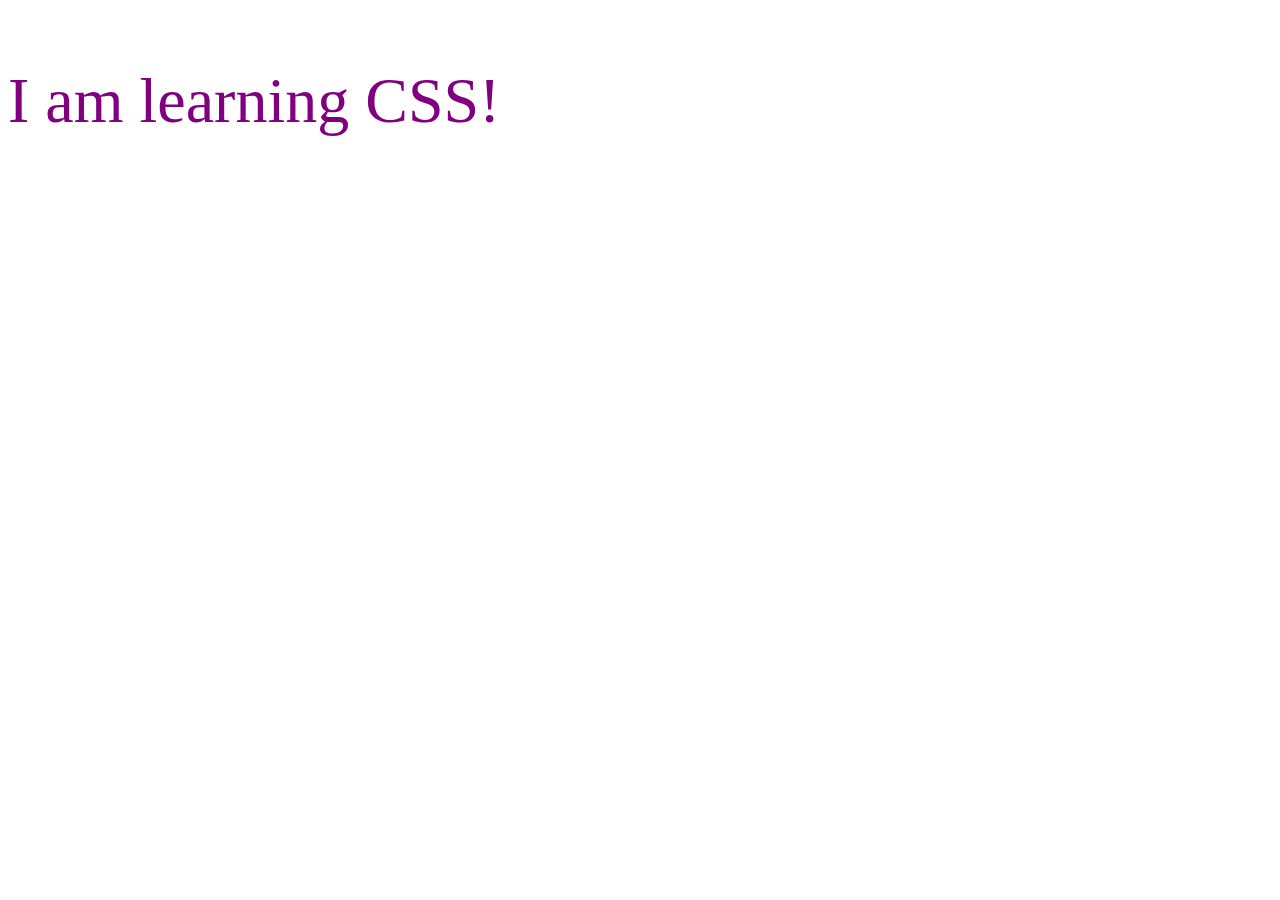
<file: index.html>
<!DOCTYPE html>
<html lang="en">
  <head>
    <meta charset="UTF-8" />
    <meta name="viewport" content="width=device-width, initial-scale=1.0" />
    <title>Document</title>
  </head>
  <body>
    <p>I am learning CSS!</p>
    <link rel="stylesheet" href="css/style.css" />
  </body>
</html>
</file>
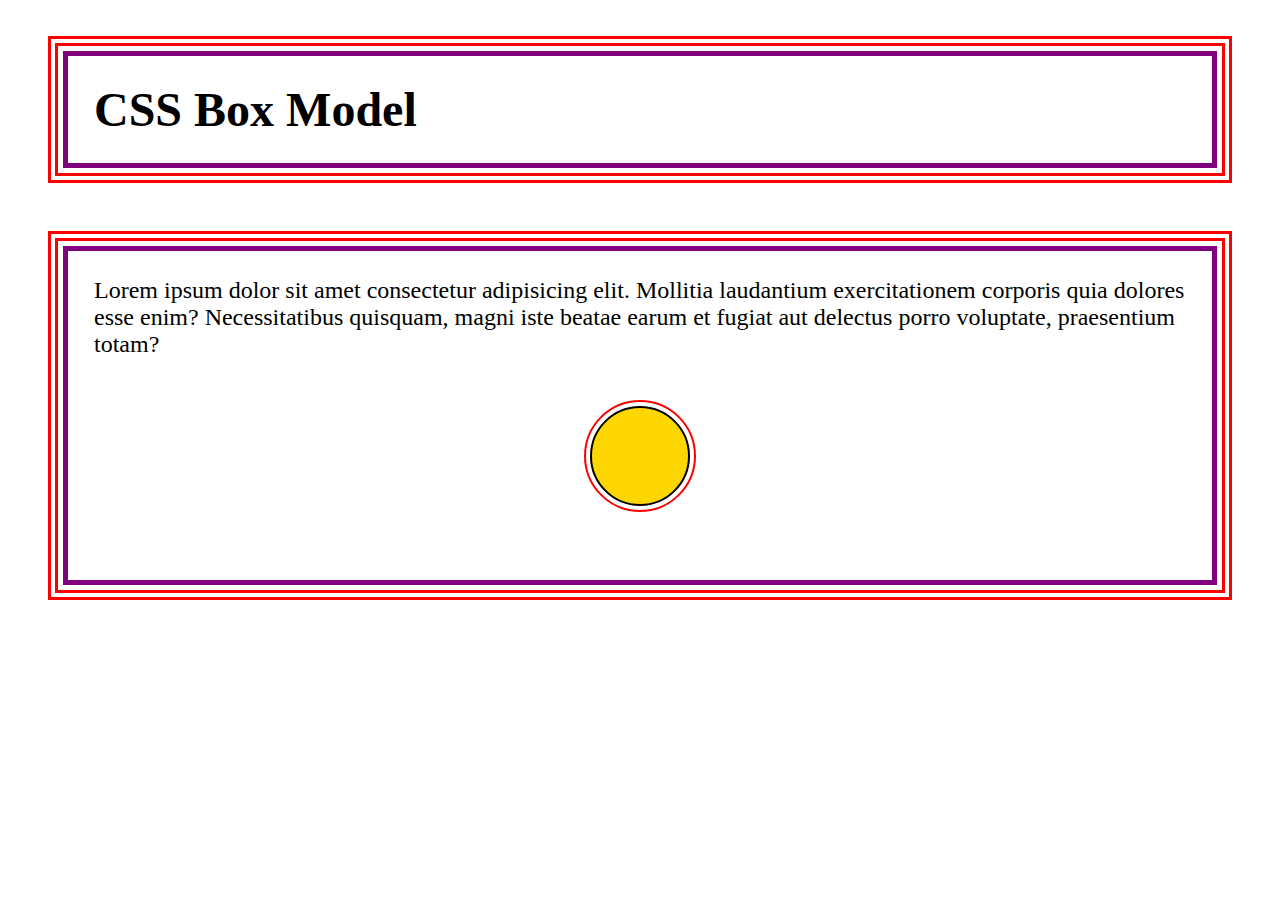
<file: Box Model/index.html>
<!DOCTYPE html>
<html lang="en">
  <head>
    <meta charset="UTF-8" />
    <meta http-equiv="X-UA-Compatible" content="IE=edge" />
    <meta name="viewport" content="width=device-width, initial-scale=1.0" />
    <title>Document</title>
    <link rel="stylesheet" href="css/style.css" />
  </head>

  <body>
    <header class="container">
      <h1>CSS Box Model</h1>
    </header>
    <main class="container">
      <p>
        Lorem ipsum dolor sit amet consectetur adipisicing elit. Mollitia
        laudantium exercitationem corporis quia dolores esse enim?
        Necessitatibus quisquam, magni iste beatae earum et fugiat aut delectus
        porro voluptate, praesentium totam?
      </p>
      <div class="circle"></div>
    </main>
  </body>
</html>
</file>
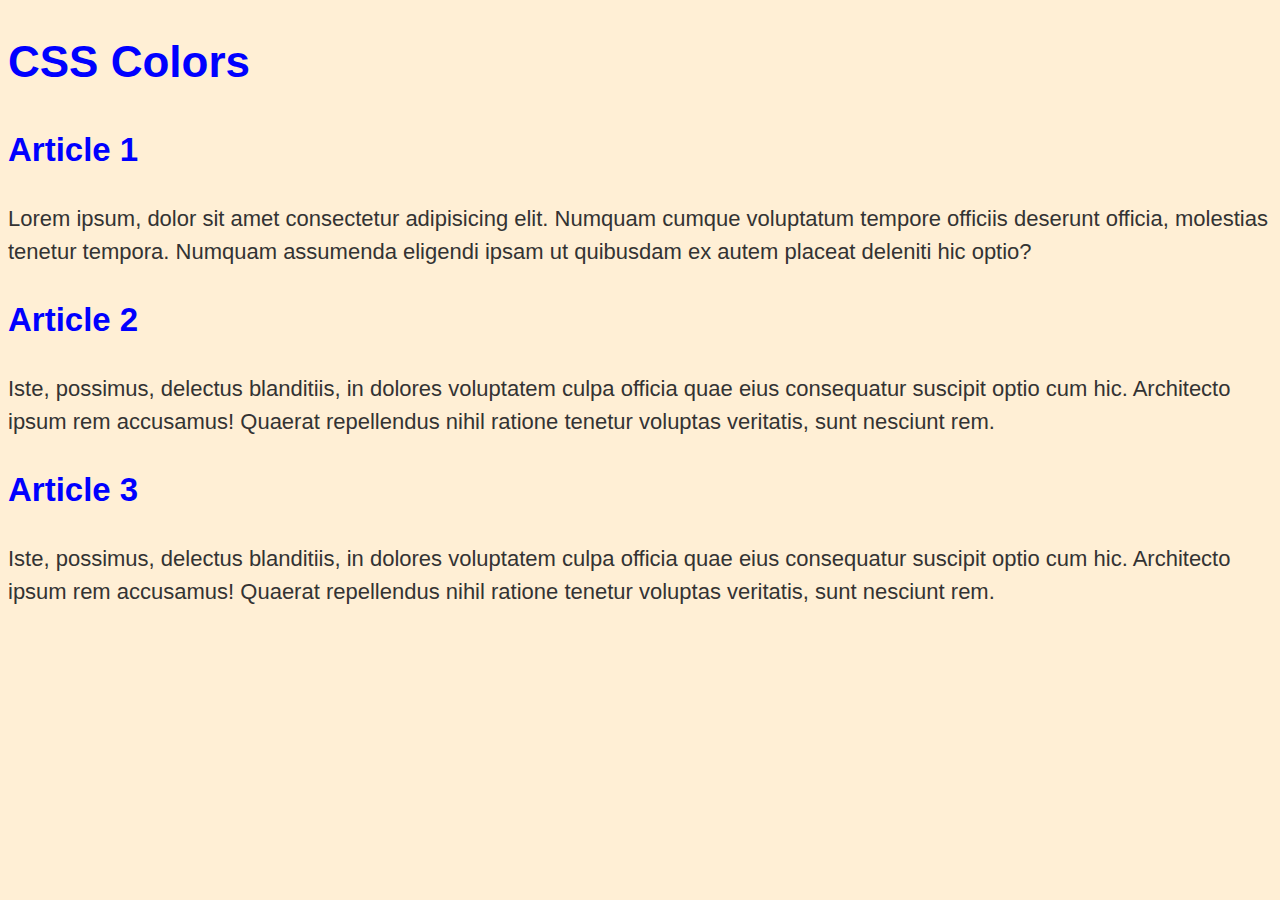
<file: CSS Colors/index.html>
<!DOCTYPE html>
<html lang="en">
  <head>
    <meta charset="UTF-8" />
    <meta http-equiv="X-UA-Compatible" content="IE=edge" />
    <meta name="viewport" content="width=device-width, initial-scale=1.0" />
    <title>Document</title>
    <link rel="stylesheet" href="css/style.css" />
  </head>

  <body>
    <header>
      <h1>CSS Colors</h1>
    </header>
    <main>
      <article>
        <h2>Article 1</h2>
        <p class="one">
          Lorem ipsum, dolor sit amet consectetur adipisicing elit. Numquam
          cumque voluptatum tempore officiis deserunt officia, molestias tenetur
          tempora. Numquam assumenda eligendi ipsam ut quibusdam ex autem
          placeat deleniti hic optio?
        </p>
      </article>
      <article>
        <h2>Article 2</h2>
        <p class="two">
          Iste, possimus, delectus blanditiis, in dolores voluptatem culpa
          officia quae eius consequatur suscipit optio cum hic. Architecto ipsum
          rem accusamus! Quaerat repellendus <span>nihil</span> ratione tenetur
          voluptas veritatis, sunt nesciunt rem.
        </p>
      </article>
      <article>
        <h2>Article 3</h2>
        <p class="three">
          Iste, possimus, delectus blanditiis, in dolores voluptatem culpa
          officia quae eius consequatur suscipit optio cum hic. Architecto
          <span>ipsum</span> rem accusamus! Quaerat repellendus nihil ratione
          tenetur voluptas veritatis, sunt nesciunt rem.
        </p>
      </article>
    </main>
  </body>
</html>
</file>
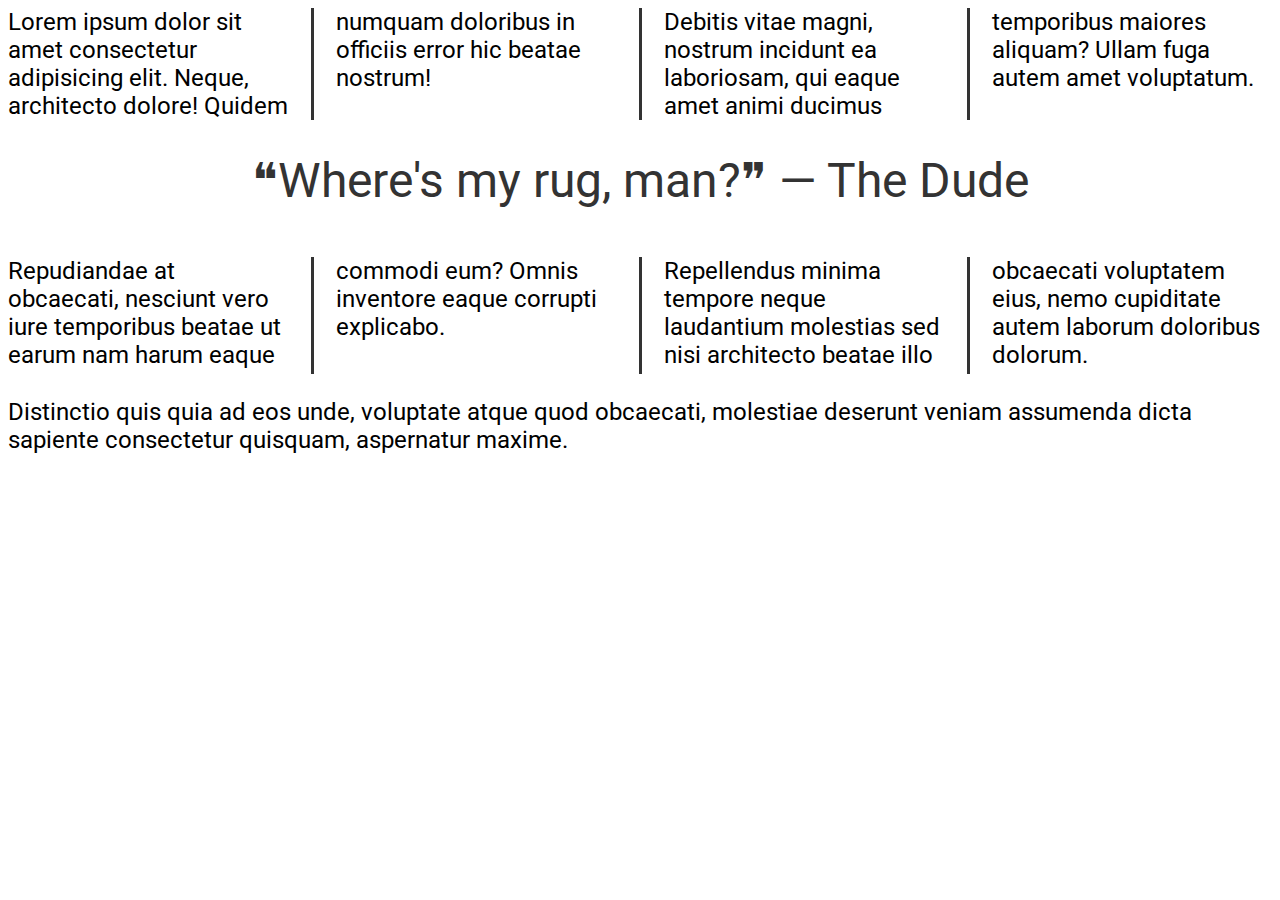
<file: CSS Columns/index.html>
<!DOCTYPE html>
<html lang="en">
  <head>
    <meta charset="UTF-8" />
    <meta http-equiv="X-UA-Compatible" content="IE=edge" />
    <meta name="viewport" content="width=device-width, initial-scale=1.0" />
    <title>CSS Columns</title>
    <link rel="stylesheet" href="css/style.css" />
  </head>

  <body>
    <section class="columns">
      <p>
        Lorem ipsum dolor sit amet consectetur adipisicing elit. Neque,
        architecto dolore! Quidem numquam doloribus in officiis error hic beatae
        nostrum!
      </p>
      <p>
        Debitis vitae magni, nostrum incidunt ea laboriosam, qui eaque amet
        animi ducimus temporibus maiores aliquam? Ullam fuga autem amet
        voluptatum.
      </p>
      <!-- <h2>Next Topic</h2> -->
      <p class="quote">
        &#10077;Where's my rug, man?&#10078;<span class="nowrap">
          &#8212; The Dude</span
        >
      </p>
      <p>
        Repudiandae at obcaecati, nesciunt vero iure temporibus beatae ut earum
        nam harum eaque commodi eum? Omnis inventore eaque corrupti explicabo.
      </p>
      <p>
        Repellendus minima tempore neque laudantium molestias sed nisi
        architecto beatae illo obcaecati voluptatem eius, nemo cupiditate autem
        laborum doloribus dolorum.
      </p>
    </section>
    <p>
      Distinctio quis quia ad eos unde, voluptate atque quod obcaecati,
      molestiae deserunt veniam assumenda dicta sapiente consectetur quisquam,
      aspernatur maxime.
    </p>
  </body>
</html>
</file>
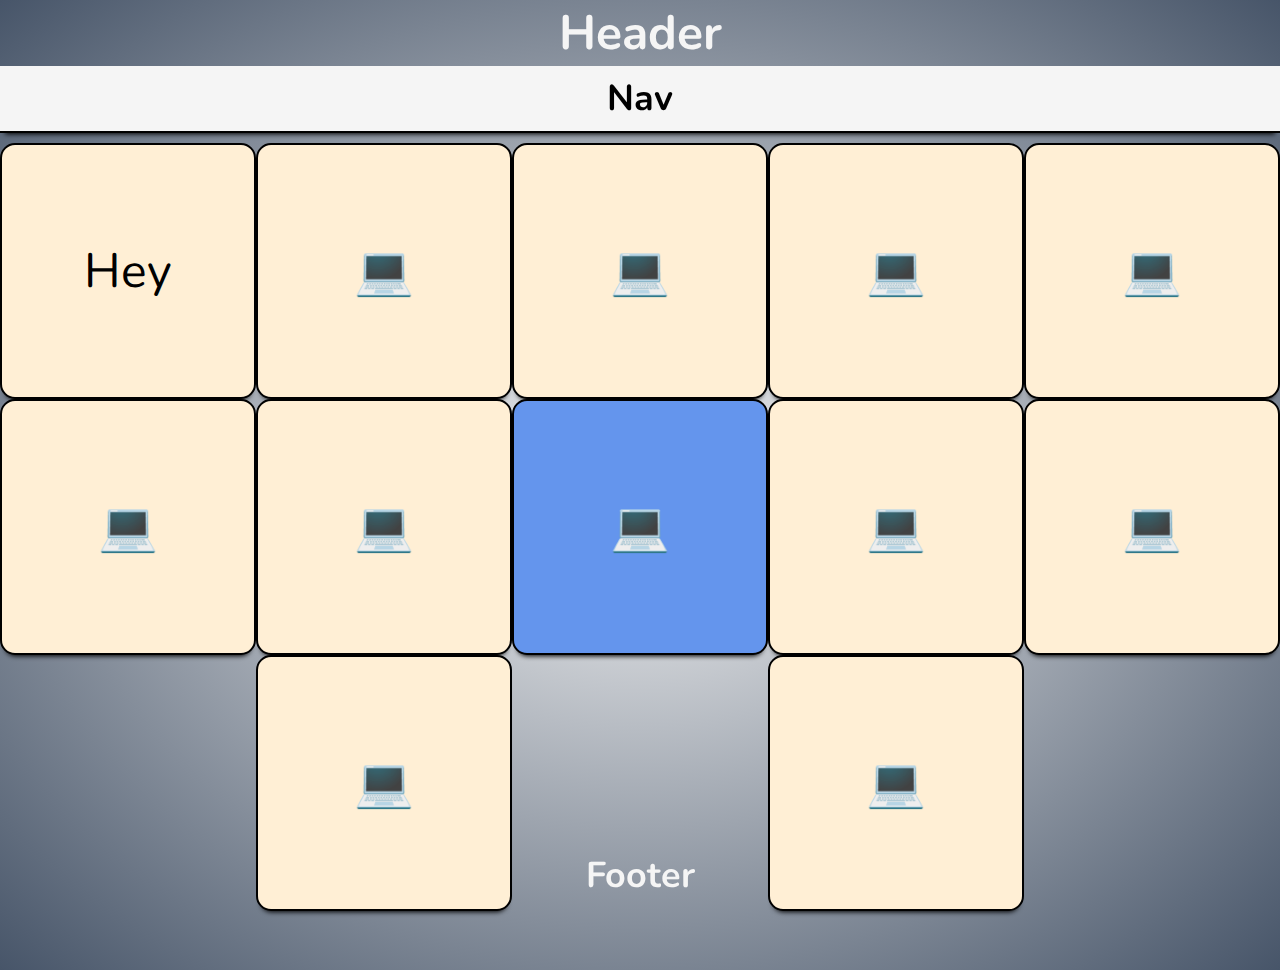
<file: CSS Custom Variables And Dark Mode/index.html>
<!DOCTYPE html>
<html lang="en">
  <head>
    <meta charset="UTF-8" />
    <meta http-equiv="X-UA-Compatible" content="IE=edge" />
    <meta name="viewport" content="width=device-width, initial-scale=1.0" />
    <title>CSS Variables</title>
    <link rel="stylesheet" href="css/style.css" />
  </head>

  <body>
    <header>
      <h1>Header</h1>
      <nav>
        <h2>Nav</h2>
      </nav>
    </header>

    <main>
      <div class="square">Hey</div>
      <div class="square">💻</div>
      <div class="square">💻</div>
      <div class="square">💻</div>
      <div class="square">💻</div>
      <div class="square">💻</div>
      <div class="square">💻</div>
      <div class="square square--highlight">💻</div>
      <div class="square">💻</div>
      <div class="square">💻</div>
      <div class="square">💻</div>
      <div class="square">💻</div>
    </main>

    <footer>
      <h2>Footer</h2>
    </footer>
  </body>
</html>
</file>
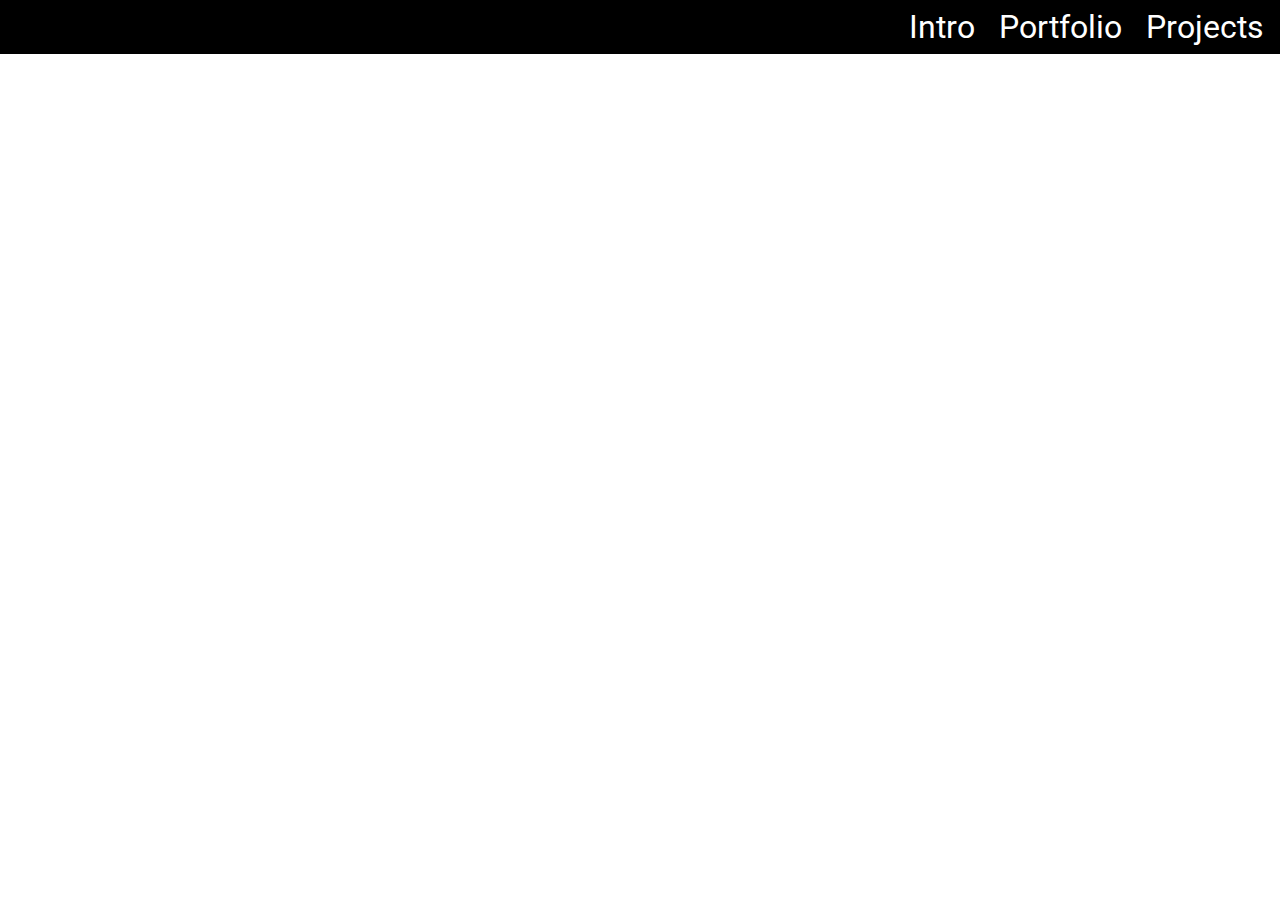
<file: CSS Display Property/index.html>
<!DOCTYPE html>
<html lang="en">
  <head>
    <meta charset="UTF-8" />
    <meta http-equiv="X-UA-Compatible" content="IE=edge" />
    <meta name="viewport" content="width=device-width, initial-scale=1.0" />
    <title>CSS Display</title>
    <link rel="stylesheet" href="css/style.css" />
  </head>

  <body>
    <main>
      <!--   <p>This is a paragraph.</p>
      <p>This is <span class="opposite">another</span> paragraph.</p> -->

      <nav>
        <ul>
          <li><a href="#">Intro</a></li>
          <li><a href="#">Portfolio</a></li>
          <li><a href="#">Projects</a></li>
        </ul>
      </nav>
    </main>
  </body>
</html>
</file>
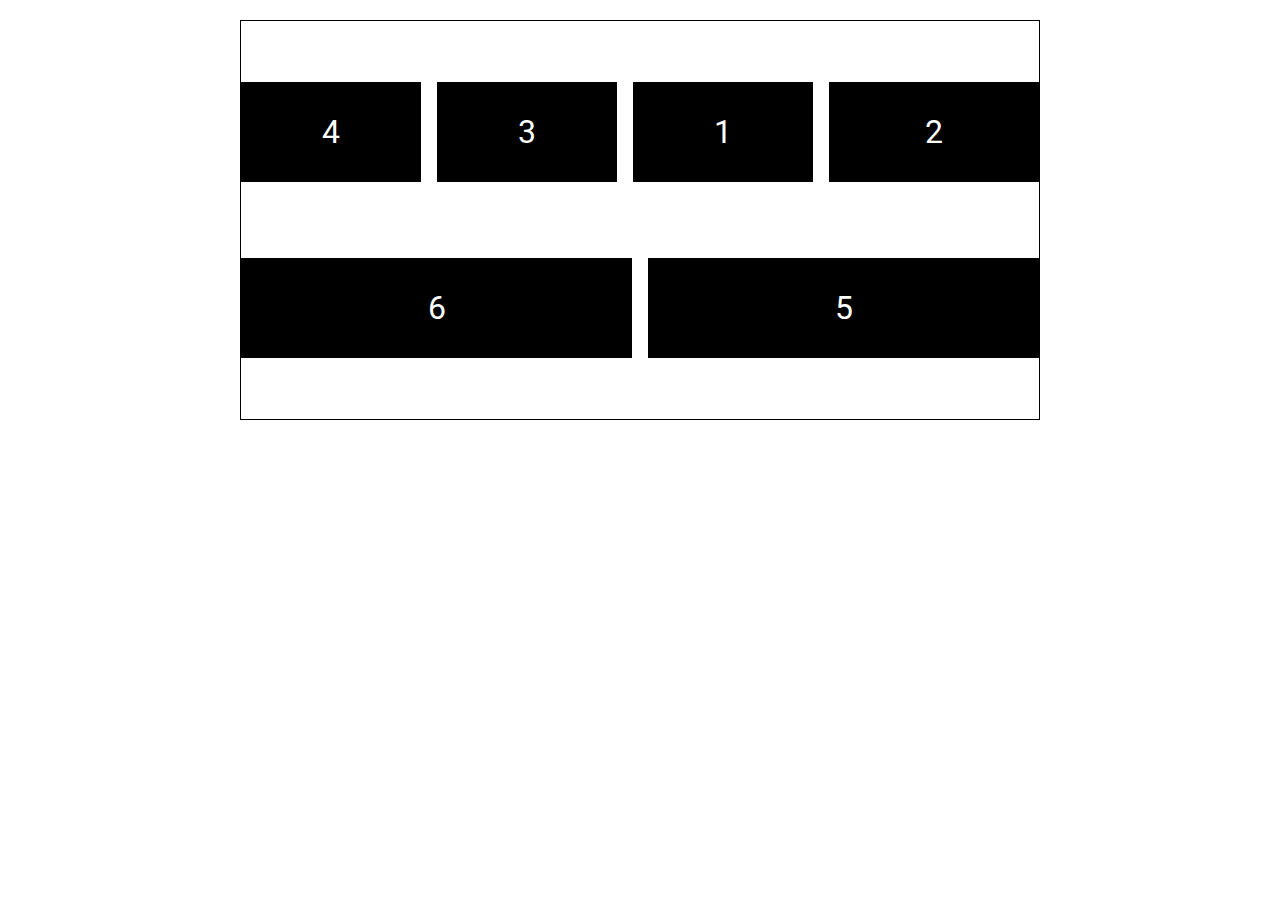
<file: css Flexbox Intro/index.html>
<!DOCTYPE html>
<html lang="en">
  <head>
    <meta charset="UTF-8" />
    <meta http-equiv="X-UA-Compatible" content="IE=edge" />
    <meta name="viewport" content="width=device-width, initial-scale=1.0" />
    <title>CSS Flexbox</title>
    <link rel="stylesheet" href="css/style.css" />
  </head>

  <body>
    <main class="container">
      <div class="box">1</div>
      <div class="box">2</div>
      <div class="box">3</div>
      <div class="box">4</div>
      <div class="box">5</div>
      <div class="box">6</div>
    </main>
  </body>
</html>
</file>
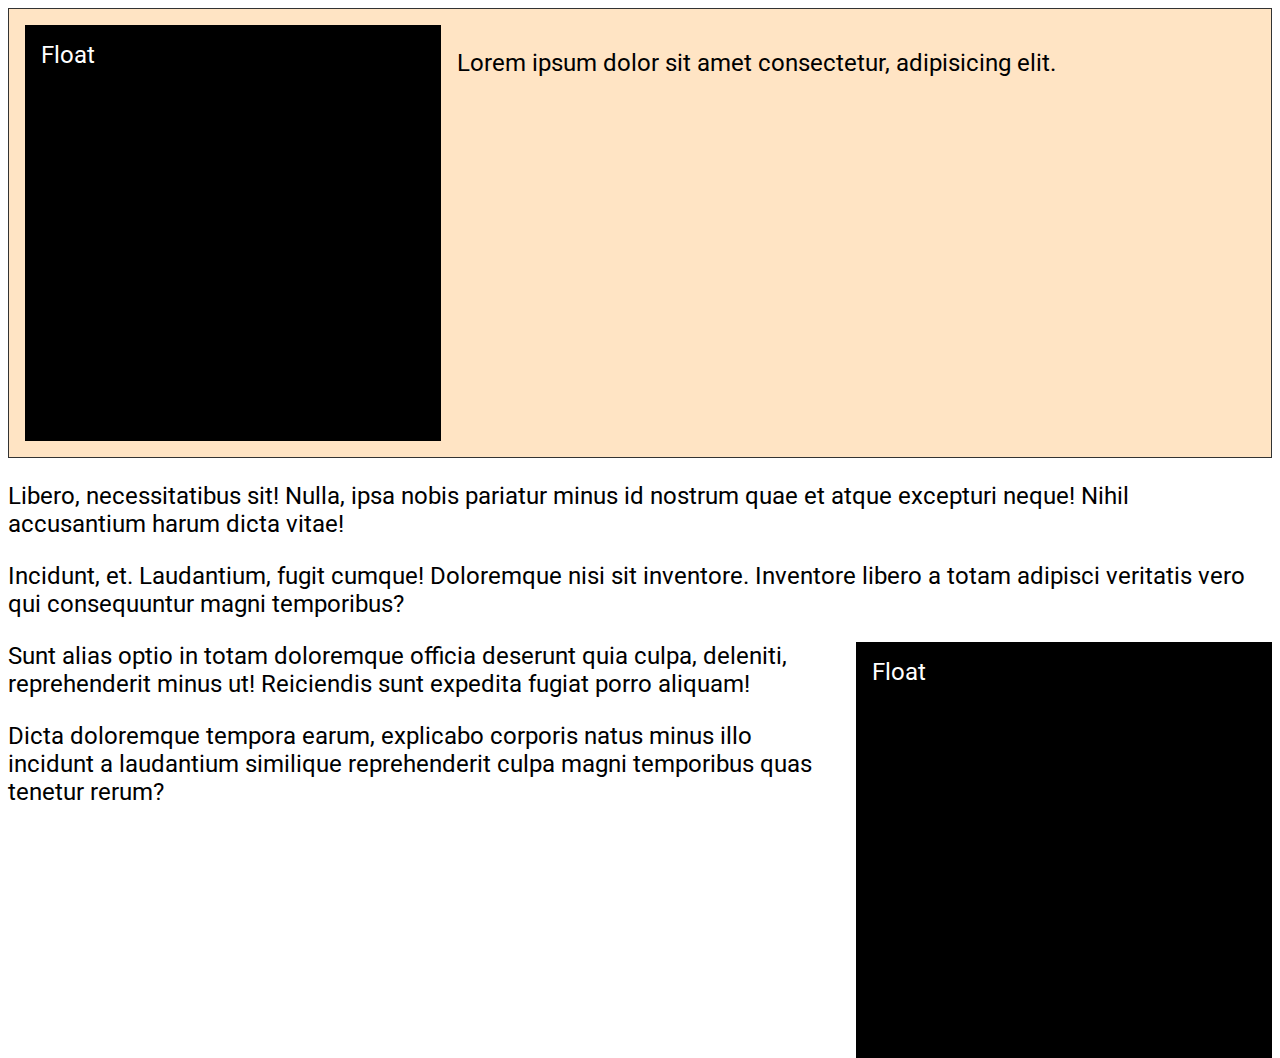
<file: css Floats/index.html>
<!DOCTYPE html>
<html lang="en">
  <head>
    <meta charset="UTF-8" />
    <meta http-equiv="X-UA-Compatible" content="IE=edge" />
    <meta name="viewport" content="width=device-width, initial-scale=1.0" />
    <title>CSS Floats</title>
    <link rel="stylesheet" href="css/style.css" />
  </head>

  <body>
    <section>
      <div class="block left">Float</div>
      <p>Lorem ipsum dolor sit amet consectetur, adipisicing elit.</p>
    </section>

    <p>
      Libero, necessitatibus sit! Nulla, ipsa nobis pariatur minus id nostrum
      quae et atque excepturi neque! Nihil accusantium harum dicta vitae!
    </p>
    <p>
      Incidunt, et. Laudantium, fugit cumque! Doloremque nisi sit inventore.
      Inventore libero a totam adipisci veritatis vero qui consequuntur magni
      temporibus?
    </p>

    <div class="block right">Float</div>
    <p>
      Sunt alias optio in totam doloremque officia deserunt quia culpa,
      deleniti, reprehenderit minus ut! Reiciendis sunt expedita fugiat porro
      aliquam!
    </p>
    <p>
      Dicta doloremque tempora earum, explicabo corporis natus minus illo
      incidunt a laudantium similique reprehenderit culpa magni temporibus quas
      tenetur rerum?
    </p>
  </body>
</html>
</file>
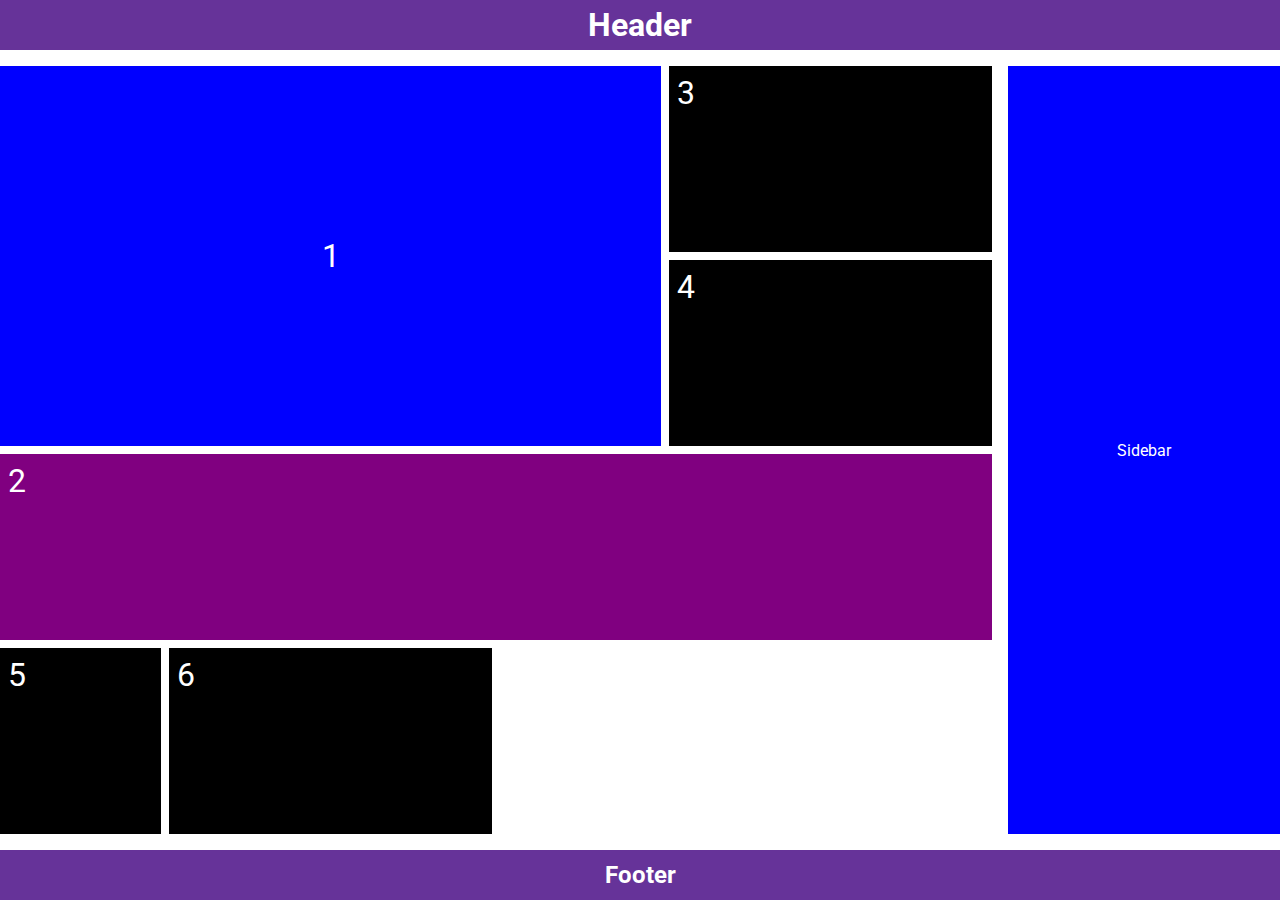
<file: CSS Grid Layout/index.html>
<!DOCTYPE html>
<html lang="en">
  <head>
    <meta charset="UTF-8" />
    <meta http-equiv="X-UA-Compatible" content="IE=edge" />
    <meta name="viewport" content="width=device-width, initial-scale=1.0" />
    <title>CSS Grid</title>
    <link rel="stylesheet" href="css/style.css" />
  </head>

  <body>
    <header class="header el"><h1>Header</h1></header>
    <main class="container">
      <div class="box">1</div>
      <div class="box">2</div>
      <div class="box">3</div>
      <div class="box">4</div>
      <div class="box">5</div>
      <div class="box">6</div>
    </main>
    <aside class="sidebar el">
      <h2></h2>
      Sidebar
    </aside>
    <footer class="footer el"><h2>Footer</h2></footer>
  </body>
</html>
</file>
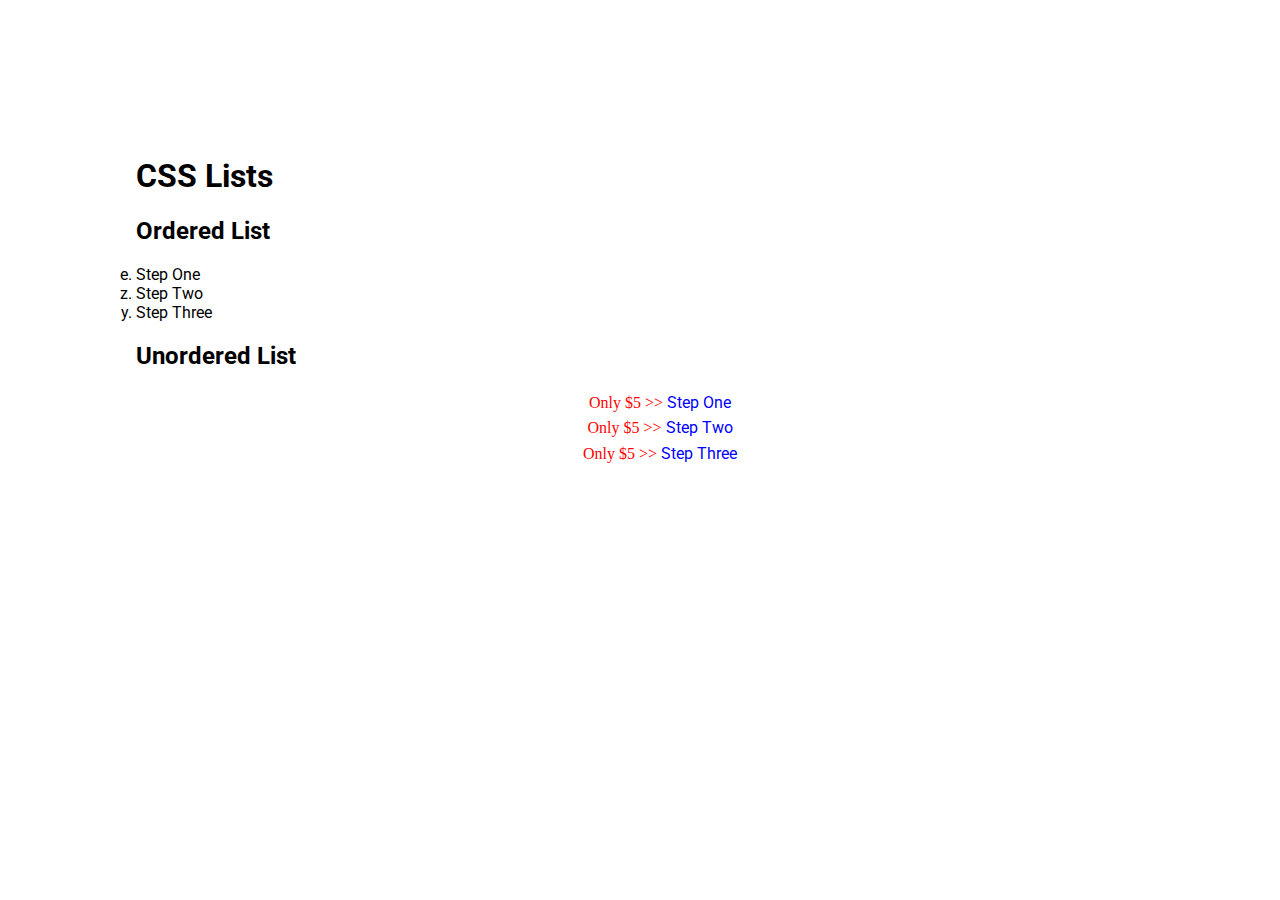
<file: CSS List Styles/index.html>
<!DOCTYPE html>
<html lang="en">
  <head>
    <meta charset="UTF-8" />
    <meta http-equiv="X-UA-Compatible" content="IE=edge" />
    <meta name="viewport" content="width=device-width, initial-scale=1.0" />
    <title>CSS Lists</title>
    <link rel="stylesheet" href="css/style.css" />
  </head>

  <body>
    <header>
      <h1>CSS Lists</h1>
    </header>
    <main>
      <article>
        <h2>Ordered List</h2>
        <ol start="5" reversed>
          <li>Step One</li>
          <li value="26">Step Two</li>
          <li>Step Three</li>
        </ol>
      </article>
      <article>
        <h2>Unordered List</h2>
        <ul>
          <li>Step One</li>
          <li>Step Two</li>
          <li>Step Three</li>
        </ul>
      </article>
    </main>
  </body>
</html>
</file>
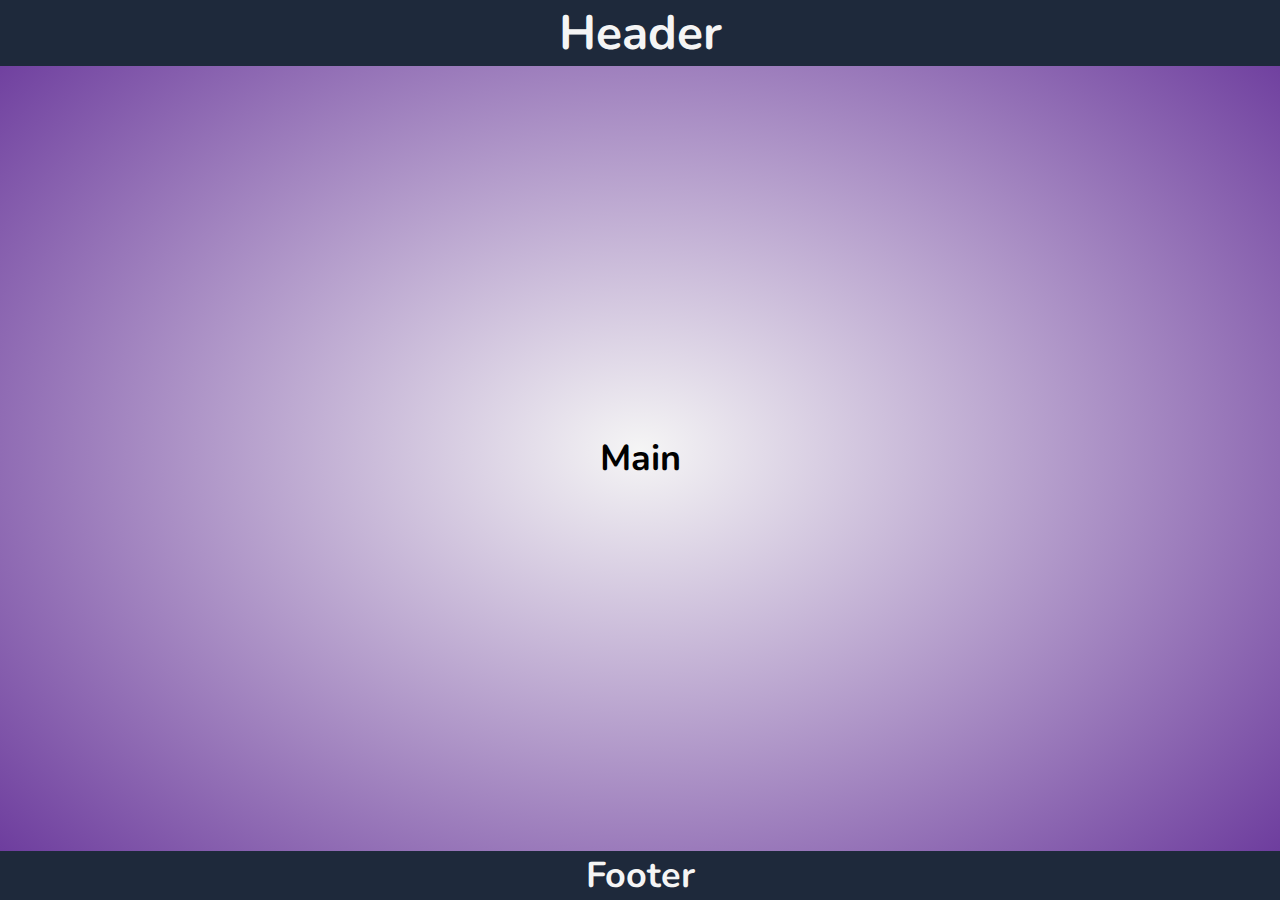
<file: CSS Media Queries and Responsive Web Design/index.html>
<!DOCTYPE html>
<html lang="en">
  <head>
    <meta charset="UTF-8" />
    <meta http-equiv="X-UA-Compatible" content="IE=edge" />
    <meta name="viewport" content="width=device-width, initial-scale=1.0" />
    <title>CSS Media Queries</title>
    <link rel="stylesheet" href="css/style.css" />
  </head>

  <body>
    <header>
      <h1>Header</h1>
      <nav><h2>Nav</h2></nav>
    </header>

    <main>
      <h2>Main</h2>
    </main>

    <footer>
      <h2>Footer</h2>
    </footer>
  </body>
</html>
</file>
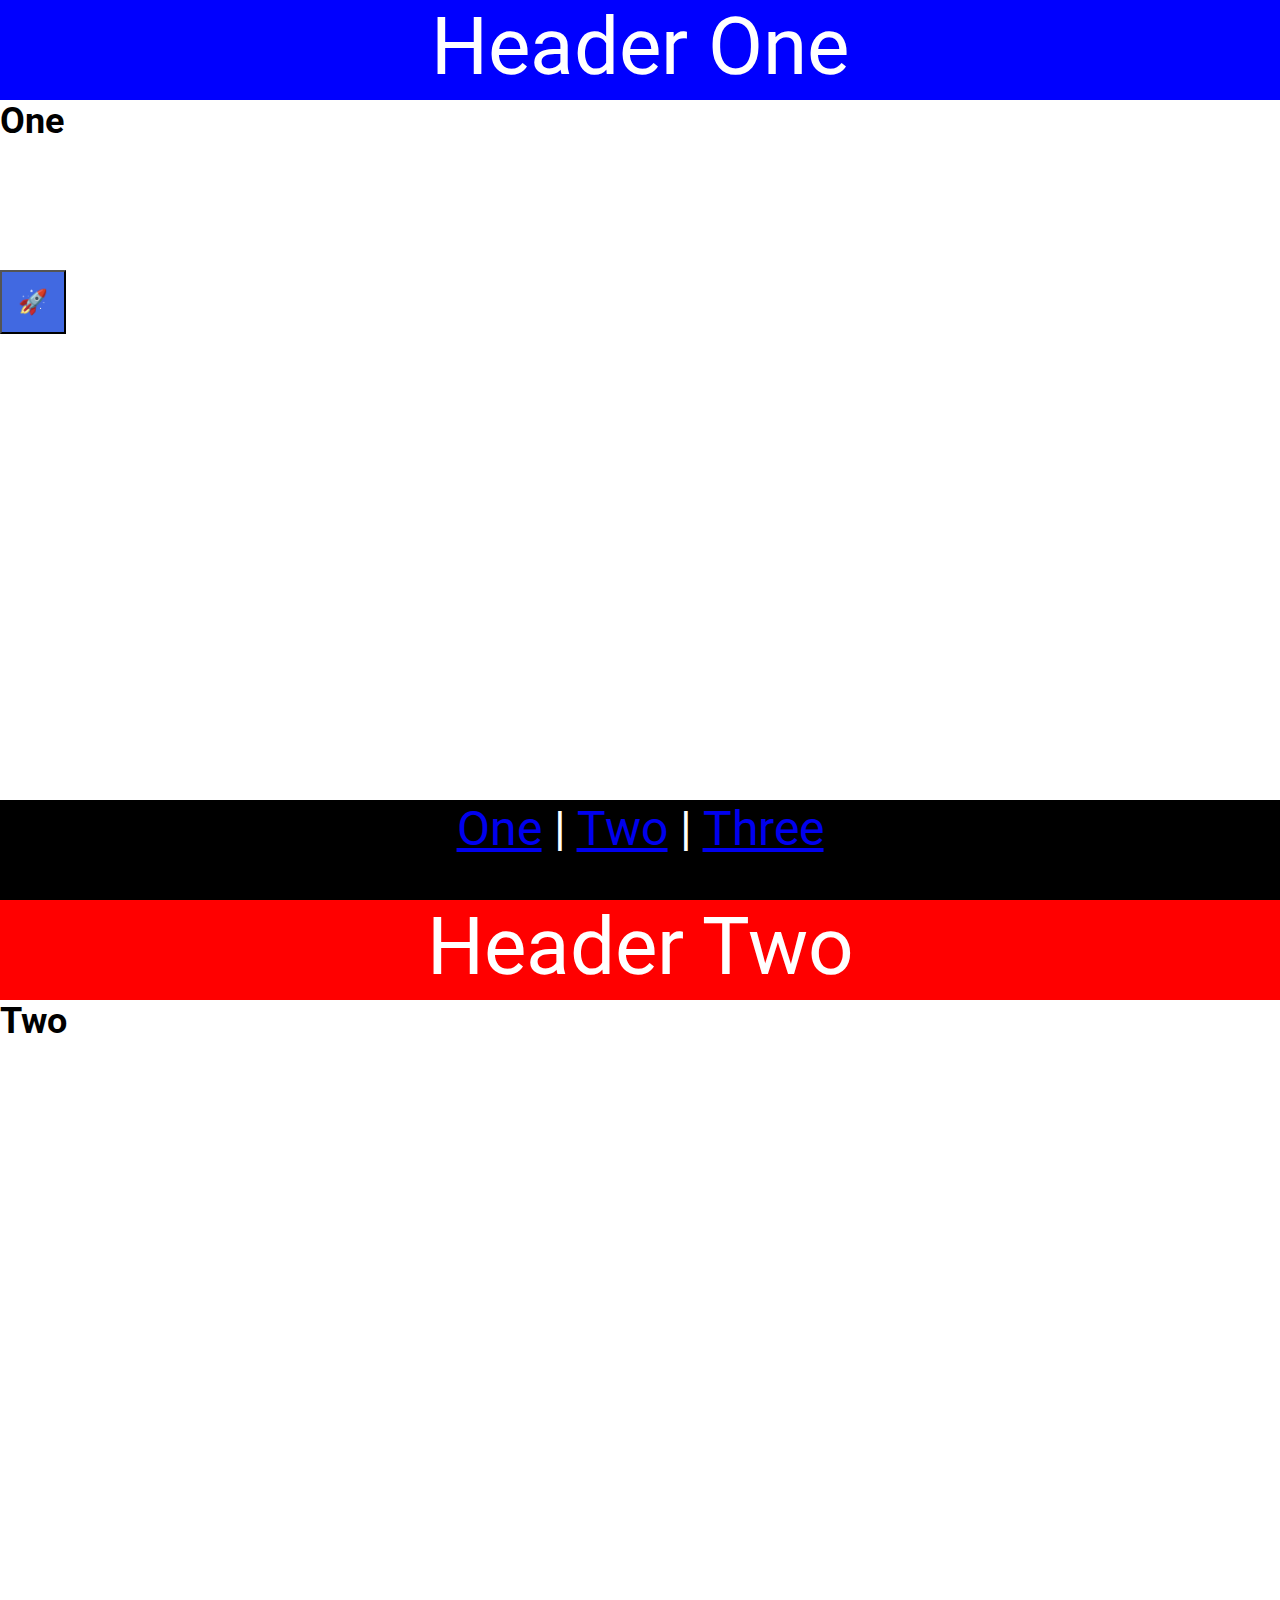
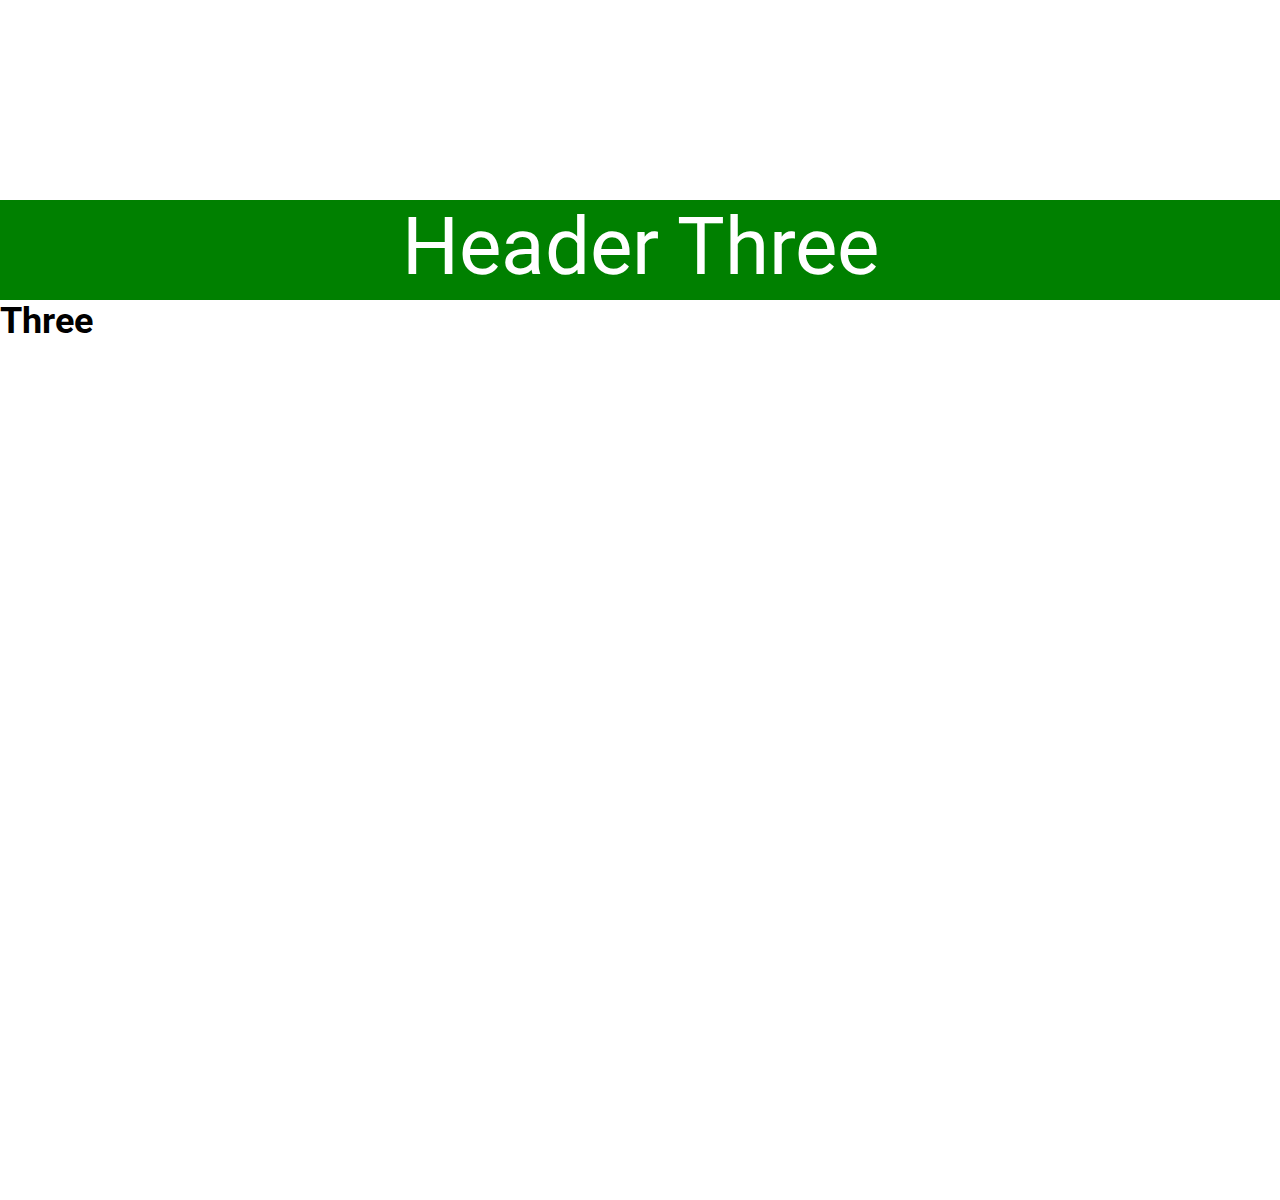
<file: CSS Position Property/index.html>
<!DOCTYPE html>
<html lang="en">
  <head>
    <meta charset="UTF-8" />
    <meta http-equiv="X-UA-Compatible" content="IE=edge" />
    <meta name="viewport" content="width=device-width, initial-scale=1.0" />
    <title>CSS Position</title>
    <link rel="stylesheet" href="css/style.css" />
  </head>

  <body>
    <!-- <div class="outer-container">
      <div class="inner-container">
        <div class="box fixed">
          <p>Fixed</p>
        </div>
        <div class="box absolute">
          <p>Absolute</p>
        </div>
        <div class="box relative">
          <p>Relative</p>
        </div>

        <div class="box sticky">
          <p>Sticky</p>
        </div>
      </div>
    </div> -->
    <button class="social">🚀</button>
    <section id="one">
      <header class="blue">Header One</header>
      <h2>One</h2>
    </section>
    <section id="two">
      <header class="red">Header Two</header>
      <h2>Two</h2>
    </section>
    <section id="three">
      <header class="green">Header Three</header>
      <h2>Three</h2>
    </section>
    <footer>
      <a href="#one">One</a> | <a href="#two">Two</a> |
      <a href="#three">Three</a>
    </footer>
  </body>
</html>
</file>
<file: css/style.css>
p {
  font-size: 64px;
  color: purple;
}
</file>
<file: Box Model/css/style.css>
* {
  margin: 0;
  padding: 0;
  box-sizing: border-box;
}

.container {
  border: 10px double red;
  font-size: 1.5rem;
  margin: 1.5em 2em 2em 2em;
  /*   margin-top: 1.5em;
  margin-right: 2em;
  margin-bottom: 2em;
  margin-left: 2em; */
  padding: 1.5em;
  outline: 5px solid purple;
  outline-offset: -20px;
}

.circle {
  margin: 3rem auto;
  background-color: gold;
  width: 100px;
  height: 100px;
  border: 2px solid #000;
  border-radius: 50px;
  outline: 2px solid red;
  outline-offset: 0.25rem;
}
</file>
<file: CSS Colors/css/style.css>
body {
  font-size: 22px;
  font-family: Arial, Helvetica, sans-serif;
  line-height: 1.5;
  background-color: papayawhip;
  color: rgb(0, 0, 255);
}

p {
  color: red;
}

p {
  color: #333;
}
</file>
<file: CSS Columns/css/style.css>
@import url("https://fonts.googleapis.com/css2?family=Roboto&display=swap");

body {
  font-family: "Roboto", sans-serif;
  font-size: 1.5rem;
}

.columns {
  /* column-count: 4; */
  /* column-width: 250px; */
  columns: 4 250px;
  column-rule: 3px solid #333;
  column-gap: 3rem;
}

.columns p {
  margin-top: 0;
}

.columns h2 {
  margin-top: 0;
  background-color: #333;
  color: #fff;
  padding: 1rem;
  break-inside: avoid;
}
.columns .quote {
  margin-top: 2rem;
  font-size: 3rem;
  text-align: center;
  color: #333;
  column-span: all;
}

.nowrap {
  white-space: nowrap;
}
</file>
<file: CSS Display Property/css/style.css>
@import url("https://fonts.googleapis.com/css2?family=Roboto&display=swap");

* {
  margin: 0;
  padding: 0;
  box-sizing: border-box;
}

body {
  font-size: 2rem;
  font-family: "Roboto", sans-serif;
}

ul {
  list-style-type: none;
  padding: 0.5rem;
  text-align: right;
  background-color: black;
  margin: 0;
}

li {
  display: inline-block;
  margin-inline: 0.5rem;
}

li a {
  color: white;
  text-decoration: none;
}

li a:hover,
li a:focus {
  text-decoration: underline;
}
</file>
<file: css Flexbox Intro/css/style.css>
@import url("https://fonts.googleapis.com/css2?family=Roboto&display=swap");

* {
  margin: 0;
  padding: 0;
  box-sizing: border-box;
}

body {
  font-family: "Roboto", sans-serif;
  min-height: 100vh;
  padding: 20px;
}

.container {
  max-width: 800px;
  min-height: 400px;
  margin-inline: auto;
  border: 1px solid #000;
  display: flex;
  gap: 1rem;
  justify-content: space-evenly;
  align-items: center;
  flex-flow: row-reverse wrap;
  align-content: space-evenly;
}

.box {
  /* min-width: 100px; */
  height: 100px;
  background-color: #000;
  color: #fff;
  font-size: 2rem;
  padding: 0.5rem;
  display: flex;
  justify-content: center;
  align-items: center;

  flex: 1 1 150px;
}

.box:nth-child(2) {
  flex: 2 2 150px;
  order: -1;
}
</file>
<file: css Floats/css/style.css>
@import url("https://fonts.googleapis.com/css2?family=Roboto&display=swap");

body {
  font-size: 1.5rem;
  font-family: "Roboto", sans-serif;
}

.block {
  width: 30vw;
  height: 30vw;
  background-color: black;
  color: #fff;
  padding: 1rem;
}

.left {
  float: left;
  margin-right: 1rem;
}

.right {
  float: right;
  margin-left: 1rem;
}

.clear {
  clear: both;
}

section {
  background-color: bisque;
  border: 1px solid #333;
  padding: 1rem;
  display: flow-root;
}
</file>
<file: CSS Grid Layout/css/style.css>
@import url("https://fonts.googleapis.com/css2?family=Roboto&display=swap");

* {
  margin: 0;
  padding: 0;
  box-sizing: border-box;
}

body {
  font-family: "Roboto", sans-serif;
  min-height: 100vh;

  display: grid;
  grid-template-columns: repeat(9, 1fr);
  grid-auto-rows: 50px auto 50px;
  grid-template-areas:
    "hd hd hd hd hd hd hd hd hd"
    "mn mn mn mn mn mn mn sb sb"
    "ft ft ft ft ft ft ft ft ft";
  gap: 1rem;
}

.el {
  background-color: rebeccapurple;
  color: #fff;
  display: grid;
  place-content: center;
}

.header {
  grid-area: hd;
}

.sidebar {
  grid-area: sb;
  background-color: #00f;
}

.footer {
  grid-area: ft;
}

.container {
  grid-area: mn;
  min-height: 400px;
  display: grid;
  grid-template-columns: repeat(2, 1fr 2fr);
  grid-auto-rows: minmax(150px, auto);
  gap: 0.5em;
}

.box {
  background-color: #000;
  color: #fff;
  font-size: 2rem;
  padding: 0.5rem;
}

.box:first-child {
  background-color: #00f;
  grid-column: 1/4;
  grid-row: 1/3;

  display: grid;
  place-content: center;
}

.box:nth-child(2) {
  background-color: purple;
  grid-column: 1/5;
  grid-row: 3/4;
}
</file>
<file: CSS List Styles/css/style.css>
@import url("https://fonts.googleapis.com/css2?family=Roboto:ital,wght@0,100..900;1,100..900&display=swap");

body {
  padding: 10%;
  font: 2rem;
  font-family: "Roboto", sans-serif;
}

ol {
  list-style-type: lower-alpha;
  padding: 0;
}

ul {
  list-style-type: square;
  text-align: center;
  list-style-position: inside;
  color: blue;
  line-height: 1.6;
/*   list-style-image: url("../images/checkmark.png");
  list-style: square url("../images/checkmark.png") inside;
} */

ul li:nth-child(even) {
  color: rgb(235, 10, 10);
}

::marker {
color: red;
font-family: fantasy;
font-size: 1em;
content: "Only $5 >> ";
}
</file>
<file: CSS Position Property/css/style.css>
@import url("https://fonts.googleapis.com/css2?family=Roboto&family=Lobster&display=swap");

* {
  margin: 0;
  padding: 0;
  box-sizing: border-box;
}

body {
  font-family: "Roboto", sans-serif;
  font-size: 1.5rem;
  min-height: 200vh;
}

.outer-container {
  border: 3px dashed #000;
  width: 75vw;
  height: 85vh;
  margin: 40px auto;
}

.inner-container {
  border: 2px solid #00f;
  width: 40vw;
  height: 50vh;
  margin: 200px auto;
}

.box {
  width: 150px;
  height: 150px;
  color: #fff;
  padding: 1rem;
  z-index: 1;
}

.absolute {
  background-color: #00f;
  position: absolute;
  top: 0;
  left: 0;
}

.relative {
  background-color: #f00;
  position: relative;
  top: 300px;
  left: 100px;
}

.fixed {
  background-color: green;
  position: fixed;
  top: 100px;
}

.sticky {
  background: black;
  position: sticky;
  top: 0;
}

/* Remember, how to make things disappear! */

/*////////////////////////////////////*/

html {
  scroll-behavior: smooth;
}

section {
  height: 100vh;
}

.blue {
  background-color: #00f;
}
.red {
  background-color: #f00;
}
.green {
  background-color: green;
}

header,
footer {
  color: #fff;
  text-align: center;
  height: 100px;
}

header {
  position: sticky;
  top: 0;
  font-size: 5rem;
}

footer {
  background-color: #000;
  position: sticky;
  bottom: 0;
  font-size: 3rem;
}

a:visited {
  color: white;
}

.social {
  background-color: royalblue;
  color: #fff;
  font-size: inherit;
  padding: 1rem;
  position: fixed;
  top: 30%;
  left: 0;
  z-index: 1;
}
</file>
<file: CSS Custom Variables And Dark Mode/css/style.css>
@import url("https://fonts.googleapis.com/css2?family=Nunito&display=swap");

/* || RESET */
* {
  margin: 0;
  padding: 0;
  box-sizing: border-box;
}

/* || VARIABLES*/
:root {
  /* FONT */
  --FF: "Nunito", sans-serif;
  --FS: 1.5rem;
  --FS-XL: 3rem;

  /* COLOR */
  --BGCOLOR: #475569;
  --ALT-BGCOLOR: #1e293b;
  --RADIAL-COLOR: whitesmoke;
  --LIGHT-COLOR: whitesmoke;
  --DARK-COLOR: #000;

  /* SQUARE */
  --SQUARE-BGCOLOR: papayawhip;
  --SQUARE-SIZE: max(150px, 20vw);

  /* GENERAL */
  --PADDING: 0.5rem;
  --SHADOWS: 0 6px 5px -5px var(--DARK-COLOR);
  --BORDERS: 2px solid var(--DARK-COLOR);
}

@media (prefers-color-scheme: dark) {
  :root {
    --BGCOLOR: #000;
    --ALT-BGCOLOR: #333;
    --RADIAL-COLOR: rgb(217, 217, 217);
    --SQUARE-BGCOLOR: rgb(202, 174, 202);
  }
}

/* || GENERAL STYLES */
body {
  font: var(--FS) var(--FF);
  min-height: 100vh;

  background-color: var(--BGCOLOR);
  background-image: radial-gradient(whitesmoke, var(--BGCOLOR));
  display: flex;
  flex-direction: column;
}

header,
nav,
footer {
  display: grid;
  place-content: center;
  grid-template-columns: 100%;
  text-align: center;
}

header,
footer {
  position: sticky;
  background-color: var(--ALT-BGCOLOR: #1e293b);
  color: var(--LIGHT-COLOR);
}

header {
  top: 0;
}

nav {
  background-color: var(--LIGHT-COLOR);
  color: var(--DARK-COLOR);
  padding: var(--PADDING);
  border-bottom: var(--BORDERS);
  box-shadow: var(--SHADOWS);
}

main {
  flex-grow: 1;

  padding: 10px 0;
  display: flex;
  justify-content: space-evenly;
  align-items: center;
  flex-flow: row wrap;
  gap: (min(4vw, 15px));
}

footer {
  bottom: 0;
}

/* || FEATURES */

.square--highlight {
  --SQUARE-BGCOLOR: cornflowerblue;
}

.square {
  background-color: var(--SQUARE-BGCOLOR);
  width: var(--SQUARE-SIZE);
  height: var(--SQUARE-SIZE);
  border: var(--BORDERS);
  border-radius: 15px;
  display: grid;
  place-content: center;
  font-size: var(--FS-XL);
  box-shadow: var(--SHADOWS);
}
</file>
<file: CSS Media Queries and Responsive Web Design/css/style.css>
@import url("https://fonts.googleapis.com/css2?family=Nunito&display=swap");

/* || RESET */
* {
  margin: 0;
  padding: 0;
  box-sizing: border-box;
}

/* || GENERAL STYLES */
body {
  font: 1.5rem "Nunito", sans-serif;
  min-height: 100vh;

  background-color: #475569;
  background-image: radial-gradient(whitesmoke, #475569);
  display: flex;
  flex-direction: column;
}

header,
nav,
main,
footer {
  display: grid;
  place-content: center;
  grid-template-columns: 100%;
  text-align: center;
}

header,
footer {
  position: sticky;
  background-color: #1e293b;
  color: whitesmoke;
}

header {
  top: 0;
}

nav {
  background-color: #fff;
  color: #000;
  padding: 0.5rem;
  border-bottom: 2px solid #000;
}

main {
  flex-grow: 1;
}

footer {
  bottom: 0;
}

/* || SMALL */
@media screen and (min-width: 576px) {
  body {
    background-color: green;
    background-image: radial-gradient(whitesmoke, green);
  }
  nav {
    display: none;
  }
}

/* || MEDIUM */
@media screen and (min-width: 768px) {
  body {
    background-color: GOLD;
    background-image: radial-gradient(whitesmoke, gold);
  }
}

/* || LARGE */
@media screen and (min-width: 992px) {
  body {
    background-color: firebrick;
    background-image: radial-gradient(whitesmoke, firebrick);
  }
}

/* || XL */
@media screen and (min-width: 1200px) {
  body {
    background-color: rebeccapurple;
    background-image: radial-gradient(whitesmoke, rebeccapurple);
  }
}

/* || MOBILE DEVICE LANDSCAPE */
@media screen and (max-height: 992px) and (min-aspect-ratio: 7/4) {
  body {
    background-color: dodgerblue;
    background-image: radial-gradient(whitesmoke, dodgerblue);

    h1,
    h2 {
      font-size: 1.5rem;
    }

    nav {
      display: none;
    }
  }
}
</file>
